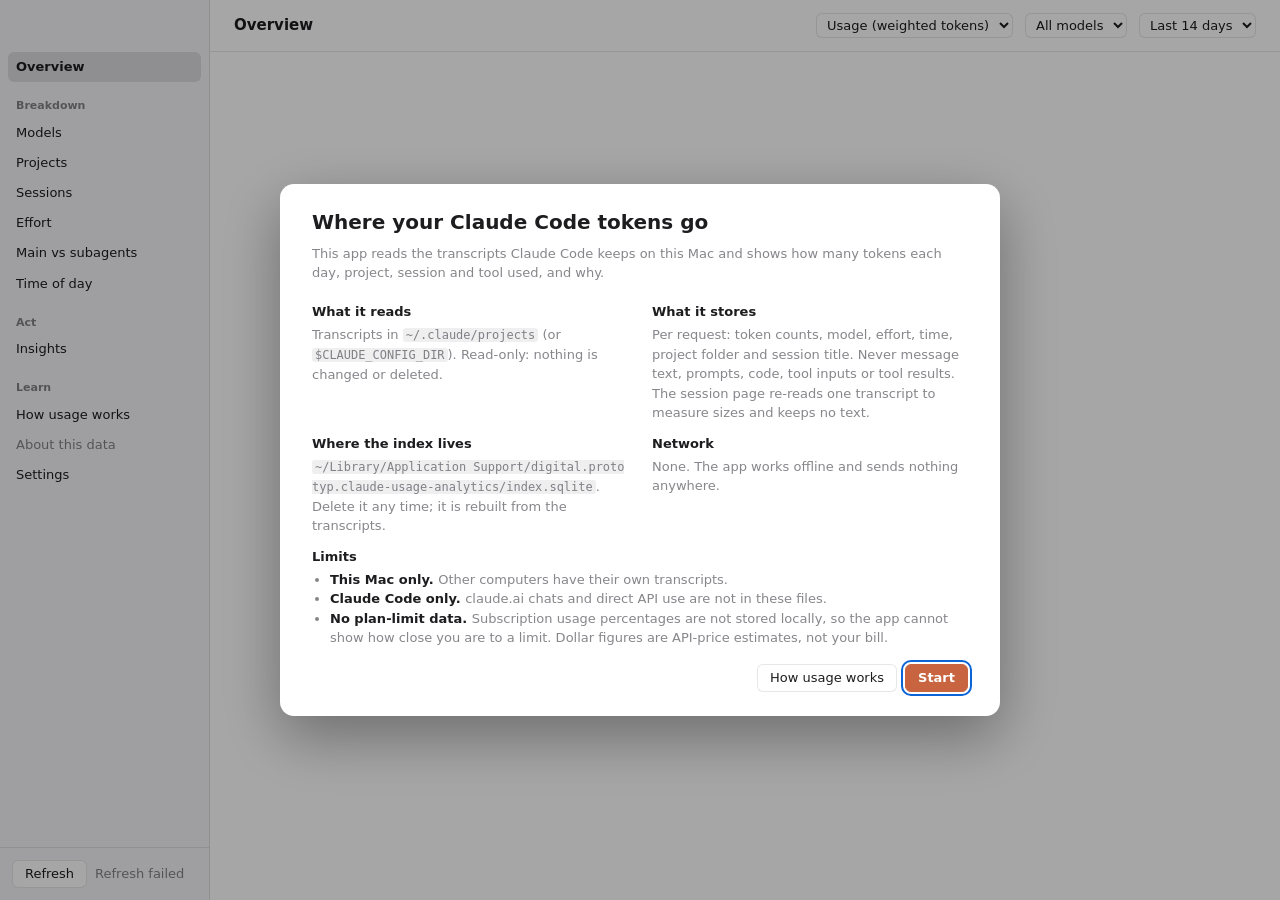
<file: ui/index.html>
<!doctype html>
<html lang="en">
  <head>
    <meta charset="utf-8" />
    <meta name="viewport" content="width=device-width, initial-scale=1" />
    <title>Claude Usage Analytics</title>
    <link rel="stylesheet" href="styles.css" />
  </head>
  <body>
    <aside class="sidebar">
      <div class="drag" data-tauri-drag-region></div>
      <nav class="nav" id="nav" aria-label="Views">
        <button class="nav-item" data-view="overview">Overview</button>
        <div class="nav-section" role="presentation">Breakdown</div>
        <button class="nav-item" data-view="model">Models</button>
        <button class="nav-item" data-view="project">Projects</button>
        <button class="nav-item" data-view="session">Sessions</button>
        <button class="nav-item" data-view="effort">Effort</button>
        <button class="nav-item" data-view="agent">Main vs subagents</button>
        <button class="nav-item" data-view="hour">Time of day</button>
        <div class="nav-section" role="presentation">Act</div>
        <button class="nav-item" data-view="insights">Insights</button>
        <div class="nav-section" role="presentation">Learn</div>
        <button class="nav-item" data-view="learn">How usage works</button>
        <button class="nav-item about" id="about" type="button">About this data</button>
        <button class="nav-item" data-view="settings">Settings</button>
      </nav>
      <div class="sidebar-foot">
        <button id="refresh" class="btn">Refresh</button>
        <span id="refreshed" class="muted" aria-live="polite"></span>
      </div>
    </aside>

    <main class="content">
      <header class="toolbar" data-tauri-drag-region>
        <h1 id="title">Overview</h1>
        <span id="scope" class="scope muted" hidden></span>
        <div class="filters">
          <select id="unit" title="Show amounts as" aria-label="Show amounts as">
            <option value="weighted">Usage (weighted tokens)</option>
            <option value="cost">API cost ($)</option>
            <option value="tokens">Raw tokens</option>
          </select>
          <select id="model" title="Model" aria-label="Model">
            <option value="">All models</option>
          </select>
          <select id="range" title="Range" aria-label="Date range">
            <option value="7">Last 7 days</option>
            <option value="14">Last 14 days</option>
            <option value="28">Last 28 days</option>
            <option value="90">Last 90 days</option>
          </select>
        </div>
      </header>
      <div id="progress" class="progress" hidden role="status"><div class="bar"></div><span></span></div>
      <div class="body" id="body" tabindex="-1"></div>
    </main>

    <script src="glossary.js"></script>
    <script src="charts.js"></script>
    <script src="table.js"></script>
    <script src="skeleton.js"></script>
    <script src="app.js"></script>
    <script src="session.js"></script>
    <script src="learn.js"></script>
    <script src="pages.js"></script>
  </body>
</html>
</file>
<file: ui/styles.css>
:root {
  color-scheme: light dark;

  --font: -apple-system, BlinkMacSystemFont, "SF Pro Text", system-ui, sans-serif;
  --mono: ui-monospace, "SF Mono", Menlo, monospace;

  --fs-xs: 11px;
  --fs-sm: 13px;
  --fs-md: 15px;
  --fs-lg: 24px;

  --s1: 4px;
  --s2: 8px;
  --s3: 12px;
  --s4: 16px;
  --s5: 24px;
  --s6: 32px;

  --r-sm: 6px;
  --r-md: 10px;
  --row: 34px;

  --sidebar-w: 210px;
  --toolbar-h: 52px;

  --bg: #ffffff;
  --bg-2: #f5f5f7;
  --text: #1d1d1f;
  --text-2: rgba(60, 60, 67, 0.62);
  --sep: rgba(60, 60, 67, 0.12);
  --fill: rgba(120, 120, 128, 0.12);
  --fill-2: rgba(120, 120, 128, 0.2);
  --accent: #c8643f;
  --accent-soft: rgba(200, 100, 63, 0.18);
  --up: #c4372b;
  --down: #24894a;
  --muted: #8e8e93;
  --focus: #0a64d6;
  --pat-ink: rgba(255, 255, 255, 0.55);
  /* Categorical slots, light steps (validated: CVD ΔE ≥ 9.1 adjacent). Charts
     add a pattern per slot and direct labels, so hue is never the only cue. */
  --c1: #2a78d6;
  --c2: #eb6834;
  --c3: #1baf7a;
  --c4: #eda100;
  --c5: #e87ba4;
  --c6: #008300;
  --c7: #6250d6;
  --c8: #b0b0b5;
  --q1: #cde2fb;
  --q2: #9ec5f4;
  --q3: #6da7ec;
  --q4: #3987e5;
  --q5: #256abf;
  --q6: #184f95;
  --ev-compaction: #e5484d;
  --ev-rebuild: #c98500;
  --ev-subagent: #7a5cc9;
  --ev-error: #6e6e73;
}

@media (prefers-color-scheme: dark) {
  :root:not([data-theme="light"]) {
    color-scheme: dark;
    --bg: #1e1e1e;
    --bg-2: #262626;
    --text: #f5f5f7;
    --text-2: rgba(235, 235, 245, 0.66);
    --sep: rgba(84, 84, 88, 0.6);
    --fill: rgba(120, 120, 128, 0.2);
    --fill-2: rgba(120, 120, 128, 0.32);
    --accent: #e07c55;
    --accent-soft: rgba(224, 124, 85, 0.22);
    --up: #ff6a5c;
    --down: #3fcf74;
    --focus: #6aa8ff;
    --pat-ink: rgba(0, 0, 0, 0.42);
    /* Categorical slots, dark steps (validated: CVD ΔE ≥ 8.4 adjacent). */
    --c1: #3987e5;
    --c2: #d95926;
    --c3: #199e70;
    --c4: #c98500;
    --c5: #d55181;
    --c6: #0ca30c;
    --c7: #9085e9;
    --c8: #5a5a5f;
    /* One-hue scale for heatmaps; low values recede into the surface. */
    --q1: #0d366b;
    --q2: #184f95;
    --q3: #256abf;
    --q4: #3987e5;
    --q5: #6da7ec;
    --q6: #9ec5f4;
    --ev-compaction: #ff6b6f;
    --ev-rebuild: #f5a524;
    --ev-subagent: #b48ce6;
    --ev-error: #aeaeb2;
  }
}

:root[data-theme="dark"] {
    color-scheme: dark;
    --bg: #1e1e1e;
    --bg-2: #262626;
    --text: #f5f5f7;
    --text-2: rgba(235, 235, 245, 0.66);
    --sep: rgba(84, 84, 88, 0.6);
    --fill: rgba(120, 120, 128, 0.2);
    --fill-2: rgba(120, 120, 128, 0.32);
    --accent: #e07c55;
    --accent-soft: rgba(224, 124, 85, 0.22);
    --up: #ff6a5c;
    --down: #3fcf74;
    --focus: #6aa8ff;
    --pat-ink: rgba(0, 0, 0, 0.42);
    /* Categorical slots, dark steps (validated: CVD ΔE ≥ 8.4 adjacent). */
    --c1: #3987e5;
    --c2: #d95926;
    --c3: #199e70;
    --c4: #c98500;
    --c5: #d55181;
    --c6: #0ca30c;
    --c7: #9085e9;
    --c8: #5a5a5f;
    /* One-hue scale for heatmaps; low values recede into the surface. */
    --q1: #0d366b;
    --q2: #184f95;
    --q3: #256abf;
    --q4: #3987e5;
    --q5: #6da7ec;
    --q6: #9ec5f4;
    --ev-compaction: #ff6b6f;
    --ev-rebuild: #f5a524;
    --ev-subagent: #b48ce6;
    --ev-error: #aeaeb2;
}

:root[data-theme="light"] {
  color-scheme: light;
}

* {
  box-sizing: border-box;
}

html,
body {
  margin: 0;
  height: 100%;
  background: transparent;
  font: 400 var(--fs-sm) / 1.4 var(--font);
  color: var(--text);
  -webkit-font-smoothing: antialiased;
  user-select: none;
  cursor: default;
  overflow: hidden;
}

/* Outside Tauri (plain browser preview) there is no vibrancy behind us. */
html.web body {
  background: var(--bg-2);
}

body {
  display: grid;
  grid-template-columns: var(--sidebar-w) 1fr;
}

button,
select {
  font: inherit;
  color: inherit;
}

.muted {
  color: var(--text-2);
}

.num {
  font-variant-numeric: tabular-nums;
  text-align: right;
}

/* ---------- sidebar ---------- */
.sidebar {
  display: flex;
  flex-direction: column;
  min-height: 0;
  border-right: 1px solid var(--sep);
}

.drag {
  height: var(--toolbar-h);
  flex: none;
}

.nav {
  flex: 1;
  overflow: auto;
  padding: 0 var(--s2);
}

.nav-section {
  margin: var(--s4) var(--s2) var(--s1);
  font-size: var(--fs-xs);
  font-weight: 600;
  color: var(--text-2);
}

.nav-item {
  display: block;
  padding: 6px var(--s2);
  border-radius: var(--r-sm);
  color: var(--text);
  text-decoration: none;
}

.nav-item:hover {
  background: var(--fill);
}

.nav-item.active {
  background: var(--fill-2);
  font-weight: 600;
}

.sidebar-foot {
  display: flex;
  align-items: center;
  gap: var(--s2);
  padding: var(--s3);
  border-top: 1px solid var(--sep);
}

.btn {
  padding: 4px 12px;
  border: 1px solid var(--sep);
  border-radius: var(--r-sm);
  background: var(--bg);
  cursor: default;
}

.btn:active {
  background: var(--fill);
}

.btn:disabled {
  opacity: 0.5;
}

/* ---------- content ---------- */
.content {
  display: flex;
  flex-direction: column;
  min-width: 0;
  min-height: 0;
  background: var(--bg);
}

.toolbar {
  display: flex;
  align-items: center;
  gap: var(--s4);
  height: var(--toolbar-h);
  flex: none;
  padding: 0 var(--s5);
  border-bottom: 1px solid var(--sep);
}

.toolbar h1 {
  margin: 0;
  font-size: var(--fs-md);
  font-weight: 600;
}

.filters {
  margin-left: auto;
  display: flex;
  align-items: center;
  gap: var(--s3);
}

.filters select {
  padding: 3px 6px;
  border: 1px solid var(--sep);
  border-radius: var(--r-sm);
  background: var(--bg);
}

.toggle {
  display: flex;
  align-items: center;
  gap: 6px;
}

.progress {
  position: relative;
  height: 22px;
  flex: none;
  background: var(--fill);
  font-size: var(--fs-xs);
}

.progress .bar {
  position: absolute;
  inset: 0 auto 0 0;
  background: var(--accent-soft);
  transition: width 0.15s;
}

.progress span {
  position: relative;
  display: block;
  padding: 3px var(--s5);
  color: var(--text-2);
}

.body {
  flex: 1;
  overflow: auto;
  padding: var(--s5);
  user-select: text;
}

.empty {
  margin: 15vh auto;
  max-width: 420px;
  text-align: center;
  color: var(--text-2);
}

/* ---------- cards ---------- */
.cards {
  display: grid;
  grid-template-columns: repeat(4, minmax(0, 1fr));
  gap: var(--s3);
  margin-bottom: var(--s5);
}

.card {
  padding: var(--s4);
  border-radius: var(--r-md);
  background: var(--bg-2);
}

.card h3 {
  margin: 0 0 var(--s2);
  font-size: var(--fs-xs);
  font-weight: 600;
  color: var(--text-2);
  text-transform: uppercase;
  letter-spacing: 0.04em;
}

.card .big {
  font-size: var(--fs-lg);
  font-weight: 600;
  font-variant-numeric: tabular-nums;
}

.card .sub {
  margin-top: var(--s1);
  color: var(--text-2);
  font-variant-numeric: tabular-nums;
}

.delta {
  display: inline-block;
  margin-left: var(--s2);
  font-size: var(--fs-sm);
  font-weight: 600;
}

.delta.up {
  color: var(--up);
}

.delta.down {
  color: var(--down);
}

.kv {
  display: grid;
  grid-template-columns: 1fr auto auto;
  gap: 2px var(--s3);
  font-variant-numeric: tabular-nums;
}

.kv .k {
  color: var(--text-2);
}

/* ---------- chart ---------- */
.panel {
  margin-bottom: var(--s5);
}

.panel-head {
  display: flex;
  align-items: center;
  gap: var(--s3);
  margin-bottom: var(--s3);
}

.panel-head h2 {
  margin: 0;
  font-size: var(--fs-md);
  font-weight: 600;
}

.seg {
  margin-left: auto;
  display: inline-flex;
  padding: 2px;
  border-radius: var(--r-sm);
  background: var(--fill);
}

.seg button {
  padding: 2px 10px;
  border: 0;
  border-radius: 5px;
  background: transparent;
}

.seg button.on {
  background: var(--bg);
  box-shadow: 0 0.5px 2px rgba(0, 0, 0, 0.2);
}

.chart {
  width: 100%;
  display: block;
}

.chart .grid {
  stroke: var(--sep);
}

.chart .axis {
  fill: var(--text-2);
  font-size: 10px;
  font-variant-numeric: tabular-nums;
}

.chart .bar {
  fill: var(--accent);
  opacity: 0.75;
}

.chart .bar.today {
  opacity: 1;
}

.chart .bar.weekend {
  fill: var(--muted);
  opacity: 0.45;
}

.chart .hit {
  fill: transparent;
}

.chart .hit:hover + .bar,
.chart g:hover .bar {
  opacity: 1;
}

.tip {
  position: fixed;
  z-index: 10;
  padding: 6px 8px;
  border-radius: var(--r-sm);
  background: var(--text);
  color: var(--bg);
  font-size: var(--fs-xs);
  font-variant-numeric: tabular-nums;
  pointer-events: none;
  white-space: pre;
}

/* ---------- tables ---------- */
table {
  width: 100%;
  border-collapse: collapse;
  font-variant-numeric: tabular-nums;
}

th {
  position: sticky;
  top: calc(-1 * var(--s5));
  background: var(--bg);
  font-size: var(--fs-xs);
  font-weight: 600;
  color: var(--text-2);
  text-align: right;
  padding: 6px var(--s2);
  border-bottom: 1px solid var(--sep);
  white-space: nowrap;
}

th:first-child,
td:first-child {
  text-align: left;
}

td {
  height: var(--row);
  padding: 4px var(--s2);
  border-bottom: 1px solid var(--sep);
  text-align: right;
  white-space: nowrap;
}

table.breakdown {
  table-layout: fixed;
}

table.breakdown th:not(:first-child) {
  width: 84px;
}

table.breakdown th:nth-child(6) {
  width: 120px;
}

td.label {
  overflow: hidden;
  text-overflow: ellipsis;
}

td.label small {
  display: block;
  color: var(--text-2);
  font-size: var(--fs-xs);
  overflow: hidden;
  text-overflow: ellipsis;
}

tr.zero td {
  color: var(--text-2);
}

tr.today td:first-child {
  font-weight: 600;
}

.share {
  display: flex;
  align-items: center;
  justify-content: flex-end;
  gap: var(--s2);
}

.share .track {
  width: 56px;
  height: 6px;
  border-radius: 3px;
  background: var(--fill);
  overflow: hidden;
}

.share .fill {
  height: 100%;
  background: var(--accent);
}

.note {
  margin-top: var(--s4);
  color: var(--text-2);
  font-size: var(--fs-xs);
  max-width: 720px;
}

/* ---------- session detail ---------- */

tr.link td {
  cursor: pointer;
}

tr.link:hover td {
  background: var(--fill);
}

.detail-head {
  margin-bottom: var(--s4);
}

.detail-head h2 {
  margin: var(--s1) 0 2px;
  font-size: 20px;
  font-weight: 600;
}

.back {
  color: var(--accent);
  cursor: pointer;
}

.warnings {
  display: grid;
  gap: var(--s2);
}

.warning {
  padding: var(--s3) var(--s4);
  border-radius: var(--r-md);
  border-left: 3px solid var(--muted);
  background: var(--bg-2);
}

.warning.warn {
  border-left-color: var(--ev-rebuild);
}

.w-title {
  font-weight: 600;
}

.w-detail {
  margin-top: 2px;
  color: var(--text-2);
}

.note.top {
  margin: 0 0 var(--s3);
}

.stack {
  display: flex;
  height: 22px;
  border-radius: var(--r-sm);
  overflow: hidden;
  background: var(--fill);
}

.seg-bar {
  height: 100%;
  min-width: 1px;
}

.legend {
  display: flex;
  flex-wrap: wrap;
  gap: var(--s1) var(--s4);
  margin: var(--s2) 0 var(--s3);
  color: var(--text-2);
  font-size: var(--fs-xs);
}

.legend-item {
  display: inline-flex;
  align-items: center;
  gap: 6px;
}

.legend-item i,
i.dot {
  display: inline-block;
  width: 9px;
  height: 9px;
  border-radius: 2px;
  flex: none;
}

i.dot {
  margin-right: 8px;
  vertical-align: 0;
}

table.slices td {
  height: 30px;
}

table.slices td:nth-child(2) {
  width: 110px;
  text-align: left;
}

table.slices td:nth-child(3) {
  width: 32%;
}

table.slices td:nth-child(4),
table.slices td:nth-child(5) {
  width: 72px;
}

.hbar {
  height: 8px;
  border-radius: 4px;
  background: var(--fill);
  overflow: hidden;
}

.hbar > div {
  height: 100%;
}

.chart .bar.ctx {
  fill: var(--accent);
  opacity: 0.55;
}

.chart g:hover .bar.ctx {
  opacity: 1;
}

.filters[hidden] {
  display: none;
}

.btn.more {
  margin-top: var(--s3);
}

/* ---------- accessibility ---------- */
.sr-only {
  position: absolute;
  width: 1px;
  height: 1px;
  padding: 0;
  margin: -1px;
  overflow: hidden;
  clip: rect(0 0 0 0);
  white-space: nowrap;
  border: 0;
}

:focus {
  outline: none;
}

:focus-visible {
  outline: 2px solid var(--focus);
  outline-offset: 2px;
  border-radius: var(--r-sm);
}

tr:focus-visible {
  outline-offset: -2px;
}

tr:focus-visible td {
  background: var(--fill);
}

.chart-fig:focus-visible {
  outline-offset: 4px;
}

@media (prefers-reduced-motion: reduce) {
  *,
  *::before,
  *::after {
    transition: none !important;
    animation: none !important;
    scroll-behavior: auto !important;
  }
}

/* Windows high contrast / forced colours: patterns carry identity. */
@media (forced-colors: active) {
  .chart .seg,
  .chart .area,
  .chart .bar {
    forced-color-adjust: none;
  }
}

/* ---------- nav as buttons ---------- */
button.nav-item {
  width: 100%;
  border: 0;
  background: transparent;
  text-align: left;
  font: inherit;
  cursor: default;
}

.nav-item.about {
  color: var(--text-2);
}

.scope {
  margin-left: auto;
  font-size: var(--fs-sm);
  font-variant-numeric: tabular-nums;
}

.linklike {
  padding: 0;
  border: 0;
  background: none;
  color: var(--accent);
  font: inherit;
  cursor: pointer;
}

.linklike:hover {
  text-decoration: underline;
}

.btn.small {
  padding: 2px 8px;
  font-size: var(--fs-xs);
}

.btn.primary {
  background: var(--accent);
  border-color: var(--accent);
  color: #fff;
  font-weight: 600;
}

/* ---------- glossary terms ---------- */
.term,
.term-h {
  text-decoration: underline dotted;
  text-decoration-color: var(--text-2);
  text-underline-offset: 3px;
  cursor: help;
}

.card h3 .term {
  text-decoration-color: currentColor;
}

/* ---------- charts ---------- */
.chart-fig {
  margin: 0;
  position: relative;
}

.chart-host {
  width: 100%;
}

.pat-line {
  stroke: var(--pat-ink);
  stroke-width: 1.6;
}

.pat-ink {
  fill: var(--pat-ink);
}

.chart .seg,
.chart .area {
  stroke: none;
}

.chart .area {
  opacity: 0.9;
}

.chart .area-edge {
  fill: none;
  stroke: var(--bg);
  stroke-width: 1;
}

.chart .col:hover .seg,
.chart .col.kbd .seg {
  filter: brightness(1.08);
}

.chart .col.kbd .bar,
.chart .col:hover .bar {
  opacity: 1;
}

.chart .col.kbd .hit {
  fill: var(--fill);
}

.chart .clickable {
  cursor: pointer;
}

.chart .crosshair {
  stroke: var(--text-2);
  stroke-dasharray: 2 2;
}

.chart .kbd-dot {
  fill: transparent;
}

.chart .kbd-dot.kbd {
  fill: var(--text);
  stroke: var(--bg);
  stroke-width: 2;
}

.share-bar .seg-label {
  fill: #fff;
  font-size: 11px;
  font-weight: 600;
  paint-order: stroke;
  stroke: rgba(0, 0, 0, 0.45);
  stroke-width: 2.5px;
  pointer-events: none;
}

.share-bar .seg-g.kbd .seg,
.share-bar .seg-g:hover .seg {
  filter: brightness(1.1);
}

.share-bar .seg-g.kbd .seg {
  stroke: var(--text);
  stroke-width: 2;
}

.swatch {
  flex: none;
  vertical-align: -1px;
}

/* event markers: shape + colour */
.chart .ev line {
  stroke-width: 1;
  stroke-dasharray: 2 2;
  opacity: 0.8;
}

.chart .ev:hover line,
.chart .ev.kbd line {
  stroke-width: 2;
  opacity: 1;
}

.mk {
  stroke: var(--bg);
  stroke-width: 1;
}

.mk.mk-cross {
  fill: none;
  stroke-width: 2;
}

.ev-compaction line { stroke: var(--ev-compaction); }
.ev-rebuild line { stroke: var(--ev-rebuild); }
.ev-subagent line { stroke: var(--ev-subagent); }
.ev-error line { stroke: var(--ev-error); }
.mk.ev-compaction { fill: var(--ev-compaction); }
.mk.ev-rebuild { fill: var(--ev-rebuild); }
.mk.ev-subagent { fill: var(--ev-subagent); }
.mk.ev-error { stroke: var(--ev-error); }

/* heatmap */
.heatmap .cell { fill: var(--fill); }
.heatmap .cell.none { fill: transparent; stroke: var(--sep); }
.heatmap .cell.kbd,
.heatmap .cell:hover { stroke: var(--text); stroke-width: 1.5; }
.heatmap .cell.q1, .heat-q.q1 { fill: var(--q1); background: var(--q1); }
.heatmap .cell.q2, .heat-q.q2 { fill: var(--q2); background: var(--q2); }
.heatmap .cell.q3, .heat-q.q3 { fill: var(--q3); background: var(--q3); }
.heatmap .cell.q4, .heat-q.q4 { fill: var(--q4); background: var(--q4); }
.heatmap .cell.q5, .heat-q.q5 { fill: var(--q5); background: var(--q5); }
.heatmap .cell.q6, .heat-q.q6 { fill: var(--q6); background: var(--q6); }
.heat-legend { align-items: center; gap: 3px; }
.heat-legend span { margin: 0 4px; }
.heat-q { display: inline-block; width: 10px; height: 10px; border-radius: 2px; }
.heat-q.q0 { background: var(--fill); }

/* waterfall: direction is in the sign and the label, colour is extra */
.waterfall .wf-total .wf-bar { fill: var(--text-2); opacity: 0.55; }
.waterfall .wf-up .wf-bar { fill: var(--up); opacity: 0.8; }
.waterfall .wf-down .wf-bar { fill: var(--down); opacity: 0.8; }
.waterfall .wf-link { stroke: var(--text-2); stroke-dasharray: 2 2; }
.waterfall .wf-value { fill: var(--text); font-size: 11px; font-weight: 600; font-variant-numeric: tabular-nums; }
.waterfall g.kbd .wf-bar,
.waterfall g:hover .wf-bar { opacity: 1; }

.why {
  margin: 0 0 var(--s2);
  font-size: var(--fs-md);
}

/* sparklines */
.spark { display: block; overflow: visible; }
.spark-line { fill: none; stroke: var(--accent); stroke-width: 1.5; stroke-linejoin: round; }
.spark-area { fill: var(--accent-soft); }
.spark-dot { fill: var(--accent); }
.spark-cell { display: inline-flex; justify-content: flex-end; width: 80px; height: 18px; }
.card { position: relative; }
.card-spark { margin-top: var(--s2); opacity: 0.9; }

.two-col {
  display: grid;
  grid-template-columns: minmax(0, 1fr) minmax(0, 1fr);
  gap: var(--s5);
}

.lead {
  margin: 0 0 var(--s4);
  color: var(--text-2);
  max-width: 760px;
}

/* ---------- tables ---------- */
.dtable {
  margin-bottom: var(--s5);
}

.dt-tools {
  display: flex;
  align-items: center;
  gap: var(--s2);
  margin-bottom: var(--s2);
}

.dt-tools .spacer {
  flex: 1;
}

.dt-search {
  width: 200px;
  padding: 3px 8px;
  border: 1px solid var(--sep);
  border-radius: var(--r-sm);
  background: var(--bg);
  color: var(--text);
  font: inherit;
}

.dt-status {
  font-size: var(--fs-xs);
}

th button.sort {
  display: inline-flex;
  align-items: center;
  gap: 3px;
  padding: 0;
  border: 0;
  background: none;
  font: inherit;
  color: inherit;
  cursor: pointer;
  max-width: 100%;
}

th button.sort .arrow {
  font-size: 8px;
  min-width: 8px;
}

th[aria-sort] {
  color: var(--text);
}

th.left,
td.left {
  text-align: left;
}

table.breakdown th:not(:first-child) {
  width: auto;
}

table.breakdown col:not(:first-child) {
  width: 78px;
}

.cell-label {
  display: block;
  overflow: hidden;
  text-overflow: ellipsis;
}

.cell-label small {
  display: block;
  color: var(--text-2);
  font-size: var(--fs-xs);
  overflow: hidden;
  text-overflow: ellipsis;
}

td {
  overflow: hidden;
  text-overflow: ellipsis;
}

table.slices td {
  height: 30px;
}

/* ---------- session ---------- */
.detail-head .meta {
  display: flex;
  flex-wrap: wrap;
  align-items: center;
  gap: var(--s1) var(--s3);
  color: var(--text-2);
}

.badge {
  padding: 1px 8px;
  border-radius: 10px;
  font-size: var(--fs-xs);
  font-weight: 600;
  background: var(--fill);
  color: var(--text-2);
}

.badge.estimated {
  background: var(--accent-soft);
  color: var(--text);
}

.w-title {
  display: flex;
  align-items: center;
  gap: var(--s2);
}

.w-icon {
  display: inline-grid;
  place-items: center;
  width: 16px;
  height: 16px;
  border-radius: 50%;
  font-size: 11px;
  font-weight: 700;
  color: var(--bg);
  background: var(--muted);
}

.warning.warn .w-icon {
  background: var(--ev-rebuild);
}

/* ---------- empty states ---------- */
.empty h2 {
  margin: 0 0 var(--s2);
  font-size: var(--fs-md);
  color: var(--text);
}

.empty p {
  margin: 0 0 var(--s4);
}

.empty-actions {
  display: flex;
  justify-content: center;
  gap: var(--s2);
}

/* ---------- learn ---------- */
.learn {
  max-width: 860px;
}

.learn-sec {
  padding: var(--s4) var(--s5);
  border-radius: var(--r-md);
  background: var(--bg-2);
}

.learn-sec h2 {
  display: flex;
  align-items: center;
  gap: var(--s2);
  margin: 0 0 var(--s2);
  font-size: var(--fs-md);
}

.learn-sec p {
  max-width: 720px;
  line-height: 1.5;
}

.num-badge {
  display: inline-grid;
  place-items: center;
  width: 22px;
  height: 22px;
  border-radius: 50%;
  background: var(--accent);
  color: #fff;
  font-size: var(--fs-xs);
}

.yours {
  padding: var(--s2) var(--s3);
  border-left: 3px solid var(--accent);
  background: var(--bg);
  border-radius: 0 var(--r-sm) var(--r-sm) 0;
}

.caption {
  color: var(--text-2);
  font-size: var(--fs-xs);
}

.tip-line {
  color: var(--text-2);
}

code {
  font-family: var(--mono);
  font-size: 0.92em;
  padding: 0 3px;
  border-radius: 3px;
  background: var(--fill);
}

.example {
  position: relative;
}

.example-tag {
  position: absolute;
  top: 0;
  right: 0;
  padding: 1px 8px;
  border-radius: 10px;
  background: var(--fill-2);
  font-size: var(--fs-xs);
  font-weight: 600;
}

ul.plain {
  margin: 0 0 var(--s3);
  padding-left: 18px;
  line-height: 1.5;
}

dl.glossary {
  display: grid;
  grid-template-columns: 170px 1fr;
  gap: var(--s2) var(--s4);
  margin: 0;
}

dl.glossary dt {
  font-weight: 600;
}

dl.glossary dd {
  margin: 0;
  color: var(--text-2);
}

/* ---------- first run ---------- */
.intro {
  position: fixed;
  inset: 0;
  z-index: 50;
  display: grid;
  place-items: center;
  background: rgba(0, 0, 0, 0.35);
  user-select: text;
}

.intro-card {
  width: min(720px, calc(100vw - 48px));
  max-height: calc(100vh - 48px);
  overflow: auto;
  padding: var(--s5) var(--s6);
  border-radius: 14px;
  background: var(--bg);
  box-shadow: 0 20px 60px rgba(0, 0, 0, 0.35);
}

.intro-card h1 {
  margin: 0 0 var(--s2);
  font-size: 20px;
}

.intro-card h3 {
  margin: var(--s3) 0 var(--s1);
  font-size: var(--fs-sm);
}

.intro-card p {
  margin: 0;
  color: var(--text-2);
  line-height: 1.5;
}

.intro-card .lead {
  margin-bottom: var(--s2);
}

.intro-grid {
  display: grid;
  grid-template-columns: 1fr 1fr;
  gap: 0 var(--s5);
}

.intro-card code.path {
  word-break: break-all;
}

.limits li {
  color: var(--text-2);
}

.limits b {
  color: var(--text);
}

.intro-actions {
  display: flex;
  justify-content: flex-end;
  gap: var(--s2);
  margin-top: var(--s4);
}

/* ---------- skeleton loaders ---------- */
.skeleton {
  pointer-events: none;
}

.skeleton .panel {
  margin-bottom: var(--s5);
}

.sk-line,
.sk-block,
.sk-bar {
  border-radius: 5px;
  background: linear-gradient(90deg, var(--fill) 0%, var(--fill-2) 40%, var(--fill) 80%);
  background-size: 300% 100%;
  animation: sk-shimmer 1.4s ease-in-out infinite;
}

.sk-line {
  height: 10px;
  margin: 6px 0;
}

.sk-line.sm { height: 8px; }
.sk-line.md { height: 14px; margin-bottom: var(--s3); }
.sk-line.lg { height: 22px; margin: 10px 0; }
.sk-line.xl { height: 24px; margin: 8px 0 10px; }

.sk-block {
  width: 100%;
  margin: var(--s2) 0;
}

.sk-card {
  min-height: 108px;
}

.sk-insight {
  margin-bottom: var(--s3);
  min-height: 0;
}

.sk-bars {
  display: flex;
  align-items: flex-end;
  gap: 2%;
  padding: 0 0 0 52px;
}

.sk-bar {
  flex: 1;
}

.sk-table {
  margin-top: var(--s3);
}

.sk-row {
  display: flex;
  gap: 3%;
  align-items: center;
  height: 34px;
  border-bottom: 1px solid var(--sep);
}

.sk-row .sk-line {
  margin: 0;
}

@keyframes sk-shimmer {
  0% { background-position: 100% 0; }
  100% { background-position: -100% 0; }
}

@media (prefers-reduced-motion: reduce) {
  .sk-line,
  .sk-block,
  .sk-bar {
    animation: none;
  }
}

/* A redraw of the page already on screen: keep it, dimmed, until the new one
   is ready. */
.body.loading > * {
  opacity: 0.55;
  transition: opacity 0.15s 0.12s;
}

/* ---------- insights, compare, settings ---------- */
.insight {
  margin-bottom: var(--s3);
  padding: var(--s4);
  border-radius: var(--r-md);
  background: var(--bg-2);
  border-left: 3px solid var(--muted);
}

.insight.high { border-left-color: var(--up); }
.insight.medium { border-left-color: #f5a524; }

.insight-head {
  display: flex;
  align-items: baseline;
  gap: var(--s3);
  flex-wrap: wrap;
}

.insight-head h3 {
  margin: 0;
  font-size: var(--fs-md);
  font-weight: 600;
}

.insight-amount {
  margin-left: auto;
  font-variant-numeric: tabular-nums;
  font-weight: 600;
}

.insight p {
  margin: var(--s2) 0 0;
}

.insight .action {
  color: var(--text);
}

.insight .action::before {
  content: "→ ";
  color: var(--accent);
}

.chip {
  display: inline-block;
  padding: 1px 7px;
  margin-right: 4px;
  border-radius: 9px;
  background: var(--fill);
  color: var(--text-2);
  font-size: var(--fs-xs);
  white-space: nowrap;
}

.chip.high { background: rgba(229, 72, 77, 0.16); color: var(--up); }
.chip.medium { background: rgba(245, 165, 36, 0.18); color: #b97a0a; }

.tools-cell {
  display: block;
  min-width: 0;
  overflow: hidden;
  text-overflow: ellipsis;
  white-space: nowrap;
}

tr.unused td {
  color: var(--text-2);
}

.form-grid {
  display: grid;
  grid-template-columns: minmax(220px, 1fr) auto;
  gap: var(--s3) var(--s5);
  align-items: center;
  max-width: 720px;
}

.form-grid .hint {
  display: block;
  color: var(--text-2);
  font-size: var(--fs-xs);
}

.form-grid input[type="number"],
.form-grid input[type="text"],
.form-grid select,
.compare-bar input[type="text"],
.compare-bar select {
  width: 120px;
  padding: 3px 6px;
  border: 1px solid var(--sep);
  border-radius: var(--r-sm);
  background: var(--bg);
  color: var(--text);
  font: inherit;
}

.form-grid select {
  width: auto;
  max-width: 280px;
}

.compare-bar {
  display: flex;
  align-items: center;
  gap: var(--s3);
  flex-wrap: wrap;
  margin-bottom: var(--s3);
}

.compare-bar input[type="text"] {
  width: 180px;
}

pre.preview {
  max-height: 320px;
  overflow: auto;
  padding: var(--s3);
  border-radius: var(--r-sm);
  background: var(--bg-2);
  font: 11px/1.45 var(--mono);
  user-select: text;
}

.toast {
  margin-top: var(--s2);
  color: var(--text-2);
}

.cell-change {
  display: block;
  font-size: var(--fs-xs);
  color: var(--text-2);
}

.sub-head {
  margin: var(--s4) 0 var(--s2);
  font-size: var(--fs-sm);
  font-weight: 600;
  color: var(--text-2);
}

.unit-hint {
  margin-left: 6px;
  font-size: var(--fs-sm);
  font-weight: 500;
  color: var(--text-2);
}

/* Narrow windows: the name column keeps a readable width and the table
   scrolls sideways instead, with the name column pinned. */
.table-scroll {
  overflow-x: auto;
}

table.breakdown {
  min-width: 980px;
}

table.breakdown th:first-child,
table.breakdown td:first-child {
  position: sticky;
  left: 0;
  z-index: 1;
  background: var(--bg);
}

table.breakdown tr.link:hover td:first-child {
  background: linear-gradient(var(--fill), var(--fill)), var(--bg);
}
</file>
